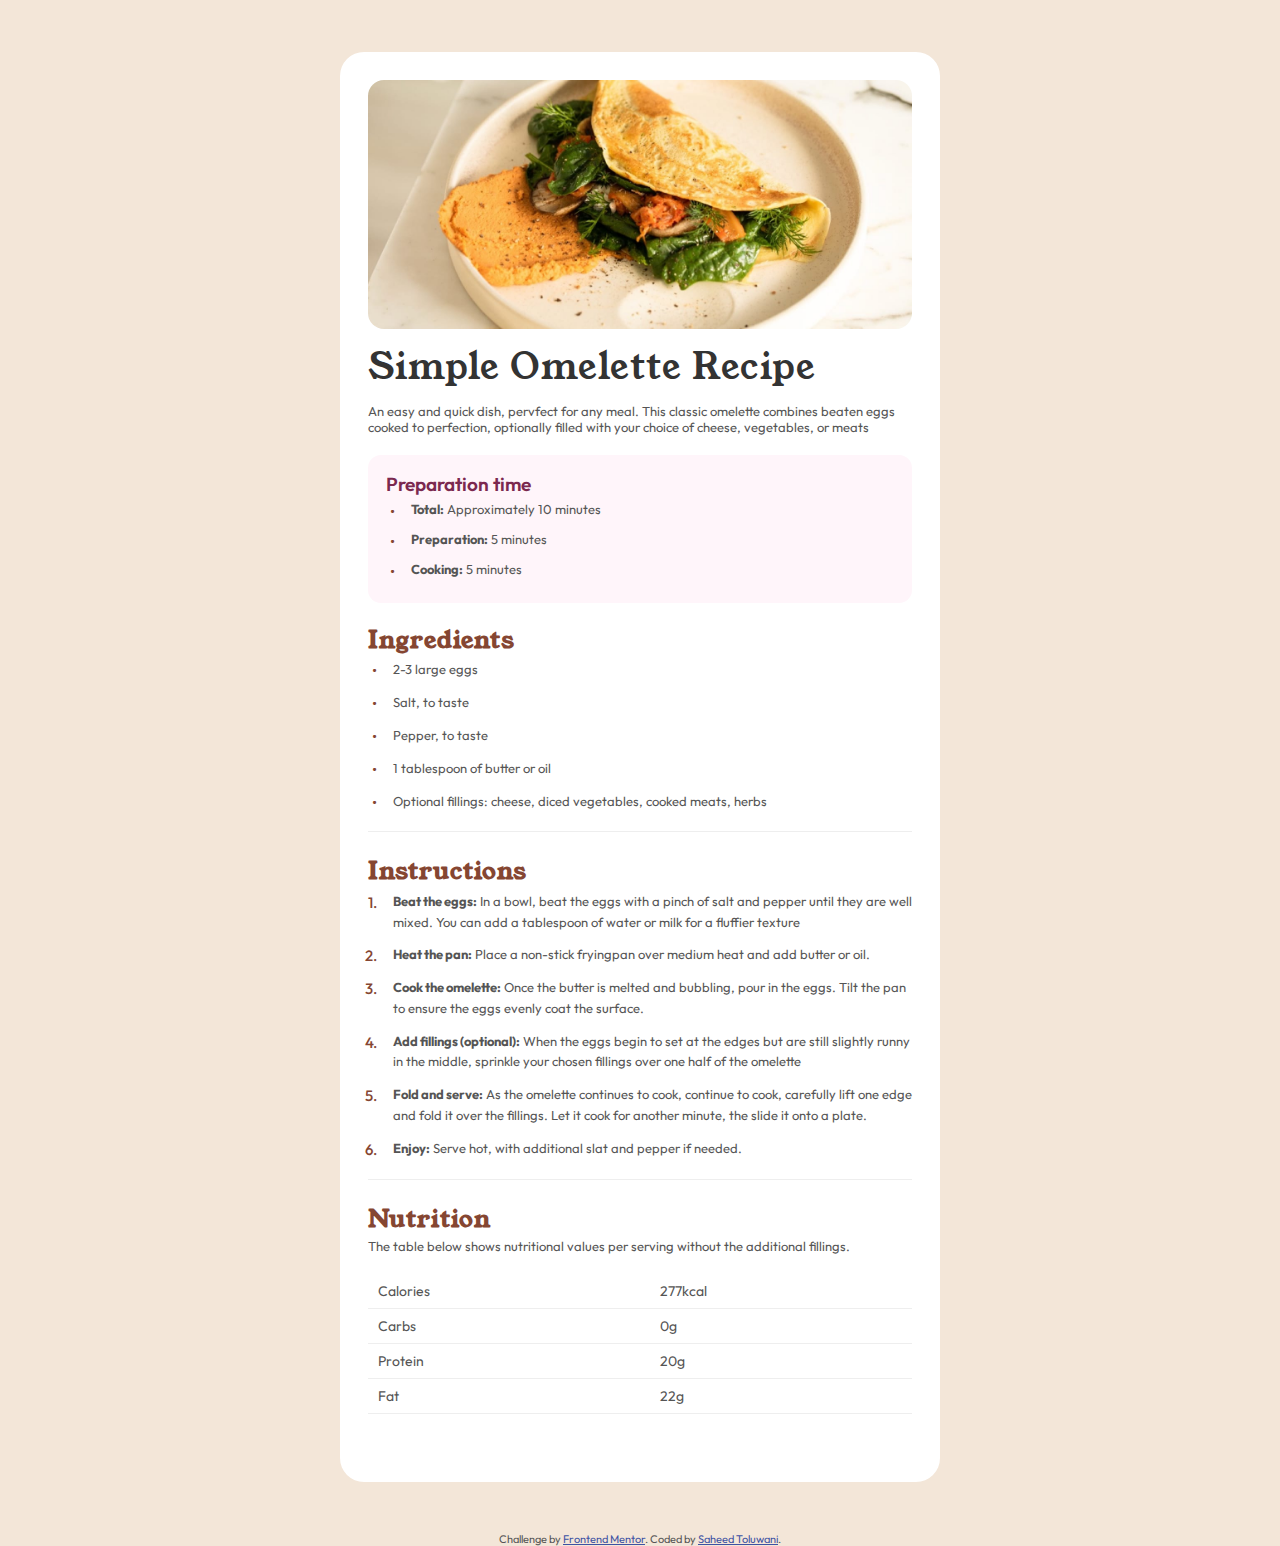
<file: index.html>
<!DOCTYPE html>
<html lang="en">
<head>
  <meta charset="UTF-8">
  <meta name="viewport" content="width=device-width, initial-scale=1.0"> <!-- displays site properly based on user's device -->

  <link rel="icon" type="image/png" sizes="32x32" href="./assets/images/favicon-32x32.png">
  <link rel="preconnect" href="https://fonts.googleapis.com">
<link rel="preconnect" href="https://fonts.gstatic.com" crossorigin>
<link href="https://fonts.googleapis.com/css2?family=Outfit:wght@100..900&display=swap" rel="stylesheet">

<link rel="preconnect" href="https://fonts.googleapis.com">
<link rel="preconnect" href="https://fonts.gstatic.com" crossorigin>
<link href="https://fonts.googleapis.com/css2?family=Outfit:wght@100..900&family=Rubik:ital,wght@0,300..900;1,300..900&family=Young+Serif&display=swap" rel="stylesheet">
  <link rel="stylesheet" href="./recipe-page-main/queries.css">
  <link rel="stylesheet" href="./recipe-page-main/main.css">
  
  <title>Frontend Mentor | Recipe page</title>

  <!-- Feel free to remove these styles or customise in your own stylesheet 👍 -->
  <style>
    .attribution { font-size: 11px; text-align: center; }
    .attribution a { color: hsl(228, 45%, 44%); }
  </style>
</head>
<body>
  <div class="main-content">
    <header class="section-header">
        <div class="header-img-box">
          <img src="./recipe-page-main/assets/images/image-omelette.jpeg" alt="A simple omelette image" class="header-img">
        </div>
      <div class="container">
        <div class="header-text">
          <h1 class="heading-primary">Simple Omelette Recipe</h1>
          <p class="heading-text">An easy and quick dish, pervfect for any meal. This classic omelette combines beaten eggs cooked to perfection, optionally filled with your choice of cheese, vegetables, or meats</p>
        </div>
      </div>
    </header>
    
      <main>
        <section class="section-preparation">
          <div class="container">
            <p class="preparation-head">Preparation time</p>
            <ul class="prep-list">
              <li><strong>Total:</strong> Approximately 10 minutes</li>
              <li><strong>Preparation:</strong> 5 minutes</li>
              <li><strong>Cooking:</strong> 5 minutes</li>
            </ul>
          </div>
        </section>
  
        <section class="section-ingredients">
          <div class="container">
            <h2 class="heading-secondary">Ingredients</h2>
            <ul class="ingredients-list">
              <li>2-3 large eggs</li>
              <li>Salt, to taste</li>
              <li>Pepper, to taste</li>
              <li>1 tablespoon of butter or oil</li>
              <li>Optional fillings: cheese, diced vegetables, cooked meats, herbs</li>
            </ul>
          </div>
        </section>
  
        <section class="section-instructions">
          <div class="container">
            <h2 class="heading-secondary">Instructions</h2>
            <ol class="instructions-list">
              <li><strong>Beat the eggs:</strong> In a bowl, beat the eggs with a pinch of salt and pepper until they are well mixed. You can add a tablespoon of water or milk for a fluffier texture</li>
              <li><strong>Heat the pan:</strong> Place a non-stick fryingpan over medium heat and add butter or oil.</li>
              <li><strong>Cook the omelette:</strong> Once the butter is melted and bubbling, pour in the eggs. Tilt the pan to ensure the eggs evenly coat the surface.</li>
              <li><strong>Add fillings (optional):</strong> When the eggs begin to set at the edges but are still slightly runny in the middle, sprinkle your chosen fillings over one half of the omelette</li>
              <li><strong>Fold and serve:</strong> As the omelette continues to cook, continue to cook, carefully lift one edge and fold it over the fillings. Let it cook for another minute, the slide it onto a plate.</li>
              <li><strong>Enjoy:</strong> Serve hot, with additional slat and pepper if needed.</li>
            </ol>
          </div>
        </section>
  
        <section class="section-nutrition">
          <div class="container">
            <h2 class="heading-secondary">Nutrition</h2>
            <p class="nutrition-text">The table below shows nutritional values per serving without the additional fillings.
            </p>
            <table class="nutrition-table">
              <tr>
                <td>Calories</td>
                <td>277kcal</td>
              </tr>
              <tr>
                <td>Carbs</td>
                <td>0g</td>
              </tr>
              <tr>
                <td>Protein</td>
                <td>20g</td>
              </tr>
              <tr>
                <td>Fat</td>
                <td>22g</td>
              </tr>
            </table>
          </div>
        </section>
    </main>
  </div>
  <div class="attribution">
    Challenge by <a href="https://www.frontendmentor.io?ref=challenge" target="_blank">Frontend Mentor</a>. 
    Coded by <a href="#">Saheed Toluwani</a>.
  </div>
</body>
</html>
</file>
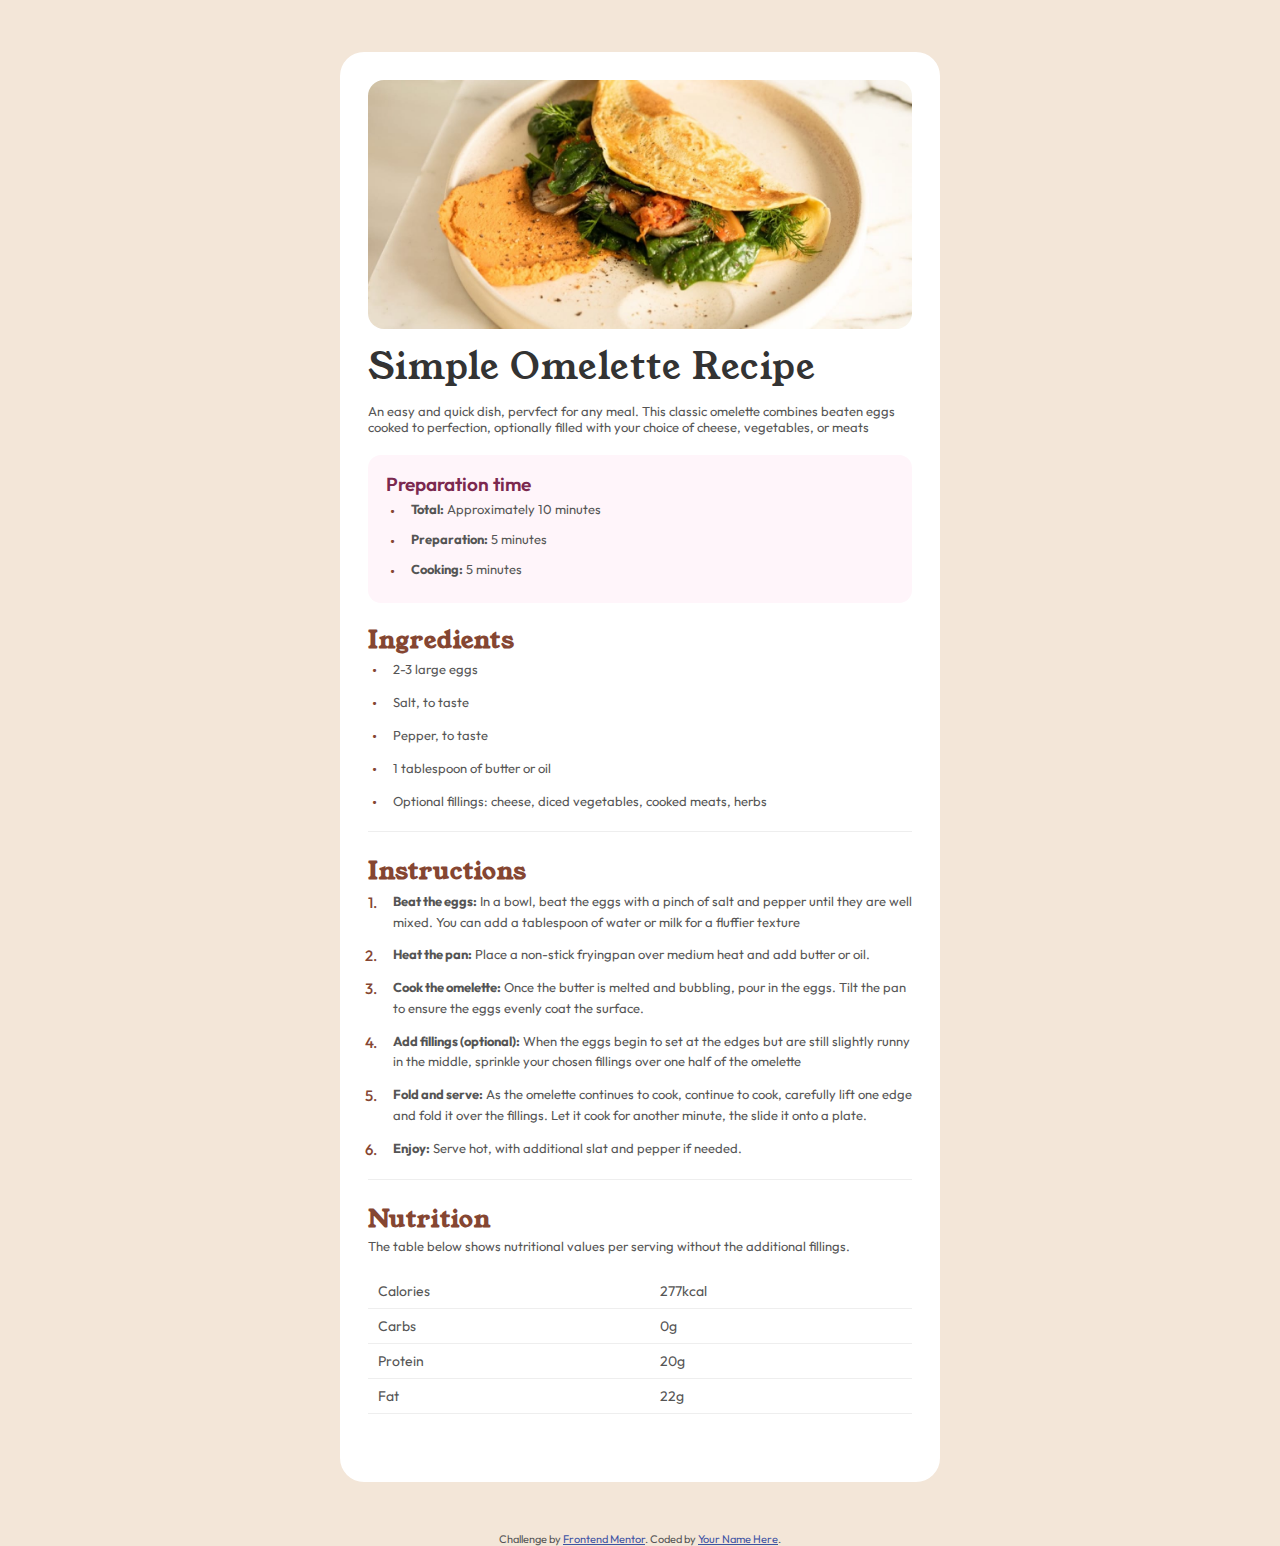
<file: recipe-page-main/index.html>
<!DOCTYPE html>
<html lang="en">
<head>
  <meta charset="UTF-8">
  <meta name="viewport" content="width=device-width, initial-scale=1.0"> <!-- displays site properly based on user's device -->

  <link rel="icon" type="image/png" sizes="32x32" href="./assets/images/favicon-32x32.png">
  <link rel="preconnect" href="https://fonts.googleapis.com">
<link rel="preconnect" href="https://fonts.gstatic.com" crossorigin>
<link href="https://fonts.googleapis.com/css2?family=Outfit:wght@100..900&display=swap" rel="stylesheet">

<link rel="preconnect" href="https://fonts.googleapis.com">
<link rel="preconnect" href="https://fonts.gstatic.com" crossorigin>
<link href="https://fonts.googleapis.com/css2?family=Outfit:wght@100..900&family=Rubik:ital,wght@0,300..900;1,300..900&family=Young+Serif&display=swap" rel="stylesheet">
  <link rel="stylesheet" href="main.css">
  <link rel="stylesheet" href="queries.css">
  
  <title>Frontend Mentor | Recipe page</title>

  <!-- Feel free to remove these styles or customise in your own stylesheet 👍 -->
  <style>
    .attribution { font-size: 11px; text-align: center; }
    .attribution a { color: hsl(228, 45%, 44%); }
  </style>
</head>
<body>
  <div class="main-content">
    <header class="section-header">
        <div class="header-img-box">
          <img src="./assets/images/image-omelette.jpeg" alt="A simple omelette image" class="header-img">
        </div>
      <div class="container">
        <div class="header-text">
          <h1 class="heading-primary">Simple Omelette Recipe</h1>
          <p class="heading-text">An easy and quick dish, pervfect for any meal. This classic omelette combines beaten eggs cooked to perfection, optionally filled with your choice of cheese, vegetables, or meats</p>
        </div>
      </div>
    </header>
    
      <main>
        <section class="section-preparation">
          <div class="container">
            <p class="preparation-head">Preparation time</p>
            <ul class="prep-list">
              <li><strong>Total:</strong> Approximately 10 minutes</li>
              <li><strong>Preparation:</strong> 5 minutes</li>
              <li><strong>Cooking:</strong> 5 minutes</li>
            </ul>
          </div>
        </section>
  
        <section class="section-ingredients">
          <div class="container">
            <h2 class="heading-secondary">Ingredients</h2>
            <ul class="ingredients-list">
              <li>2-3 large eggs</li>
              <li>Salt, to taste</li>
              <li>Pepper, to taste</li>
              <li>1 tablespoon of butter or oil</li>
              <li>Optional fillings: cheese, diced vegetables, cooked meats, herbs</li>
            </ul>
          </div>
        </section>
  
        <section class="section-instructions">
          <div class="container">
            <h2 class="heading-secondary">Instructions</h2>
            <ol class="instructions-list">
              <li><strong>Beat the eggs:</strong> In a bowl, beat the eggs with a pinch of salt and pepper until they are well mixed. You can add a tablespoon of water or milk for a fluffier texture</li>
              <li><strong>Heat the pan:</strong> Place a non-stick fryingpan over medium heat and add butter or oil.</li>
              <li><strong>Cook the omelette:</strong> Once the butter is melted and bubbling, pour in the eggs. Tilt the pan to ensure the eggs evenly coat the surface.</li>
              <li><strong>Add fillings (optional):</strong> When the eggs begin to set at the edges but are still slightly runny in the middle, sprinkle your chosen fillings over one half of the omelette</li>
              <li><strong>Fold and serve:</strong> As the omelette continues to cook, continue to cook, carefully lift one edge and fold it over the fillings. Let it cook for another minute, the slide it onto a plate.</li>
              <li><strong>Enjoy:</strong> Serve hot, with additional slat and pepper if needed.</li>
            </ol>
          </div>
        </section>
  
        <section class="section-nutrition">
          <div class="container">
            <h2 class="heading-secondary">Nutrition</h2>
            <p class="nutrition-text">The table below shows nutritional values per serving without the additional fillings.
            </p>
            <table class="nutrition-table">
              <tr>
                <td>Calories</td>
                <td>277kcal</td>
              </tr>
              <tr>
                <td>Carbs</td>
                <td>0g</td>
              </tr>
              <tr>
                <td>Protein</td>
                <td>20g</td>
              </tr>
              <tr>
                <td>Fat</td>
                <td>22g</td>
              </tr>
            </table>
          </div>
        </section>
    </main>
  </div>
  <div class="attribution">
    Challenge by <a href="https://www.frontendmentor.io?ref=challenge" target="_blank">Frontend Mentor</a>. 
    Coded by <a href="#">Your Name Here</a>.
  </div>
</body>
</html>
</file>
<file: recipe-page-main/queries.css>
/*Responsive Design*/
/**************************/
/* BELOW 525px (Mobile Phones) */
/**************************/

@media (max-width: 34em){
    .main-content{
        margin: 0 auto;
        padding: 0;
        border: none;
        border-radius: 0;
    }
    .header-img{
        border: none;
        border-radius: 0;
    }
    .container{
        padding: 2.8rem;
    }
    .heading-primary{
        font-size: 3.4rem;
        line-height: 1;
        margin-bottom: 2.4rem;
    }
    .heading-text{
        font-size: 1.6rem;
        line-height: 1.5;
        margin-bottom: 0;
    }
    .section-preparation{
        margin: 2.1rem;
        padding: 0;
    }
    .preparation-head{
        font-size: 2.4rem;
        line-height: 1.8;
    }
    .prep-list{
        font-size: 1.6rem;
        line-height: 1.6;
    }
}
</file>
<file: recipe-page-main/main.css>
/* 
- Font sizes (px)
10 / 12 / 14 / 16 / 18 / 20 / 24 / 30 / 36 / 44 / 52 / 62 / 74 / 86 / 98

- Spacing system (px)
2 / 4 / 8 / 12 / 16 / 24 / 32 / 48 / 64 / 80 / 96 / 128
*/

*{
    margin: 0;
    padding: 0;
    box-sizing: border-box;
}
html{
    font-size: 62.5%;
}
body{
    font-family: "Outfit", serif;
    background-color: hsl(30, 54%, 90%);
    color: #555;
    line-height: 1;
}
.main-content{
    max-width: 60rem;
    margin: 5.2rem auto;
    background-color: #fff;
    padding: 2.8rem;
    border-radius: 2.4rem;
}
.header-img{
    width: 100%;
    object-fit: cover;
    border-radius: 1.6rem;
}
.heading-primary{
    font-size: 3.6rem;
    line-height: 2;
    font-weight: 500;
    color: #333;
}
.heading-secondary{
    font-size: 2.4rem;
    line-height: 1.6;
    font-weight: 700;
    color: hsl(14, 45%, 36%);
}
.heading-primary, .heading-secondary{
    font-family: "Young Serif", sans-serif;
    letter-spacing: 1px;
}
.heading-text{
    font-size: 1.3rem;
    line-height: 1.25;
    margin-bottom: 2rem;
}
.section-preparation{
    background-color:hsl(330, 100%, 98%);
    padding: 1.8rem;
    margin-bottom: 1.8rem;
    border-radius: 1.3rem;
    line-height: 2.2rem;
}
.preparation-head{
    font-size: 1.9rem;
    color: hsl(332, 51%, 32%);
    font-weight: 600;
/*     font-size: 2.4rem; */
}
.prep-list, .ingredients-list, .instructions-list{
    list-style-position: inside;
    font-size: 1.3rem;
}
.prep-list{
    line-height: 2.3;
}
.ingredients-list, .instructions-list{
    line-height: 1.6;
    display: flex;
    flex-direction: column;
    gap: 1.2rem;
}
ul, ol {
    list-style: none;
    padding: 0;
  }
  
ul li, ol li {
    position: relative;
    padding-left: 2.5rem;
    text-indent: 0;
  }
  
ul li::before, ol li::before {
    position: absolute;
    left: -11px;
    top: 0;
    content: "•";
    color: hsl(14, 45%, 36%);
    font-weight: 500;
    font-size: 1.5rem;
    width: 2rem;
    text-align: right;
  }
  
  ol {
    counter-reset: li;
  }
  
  ol li::before {
    content: counter(li) ".";
    counter-increment: li;
  }
  
.section-ingredients{
    margin-bottom: 2rem;
}
.section-instructions{
    border-top: 1px solid #eee;
    padding: 2rem 0;
}
.section-nutrition{
    border-top: 1px solid #eee;
    padding: 2rem 0;
}
.nutrition-text{
    font-size: 1.3rem;
    line-height: 1.25;
}
table {
    width: 100%;
    border-collapse: collapse;
    margin: 2rem 0;
    font-size: 1.4rem;
    text-align: left;
}
.nutrition-table {
    width: 100%;
    border-collapse: collapse;
    margin: 2rem 0;
    font-size: 1.4rem;
    text-align: left;
}
th, td {
    border-bottom: 1px solid #eee;
    padding: 1rem;
}
</file>
